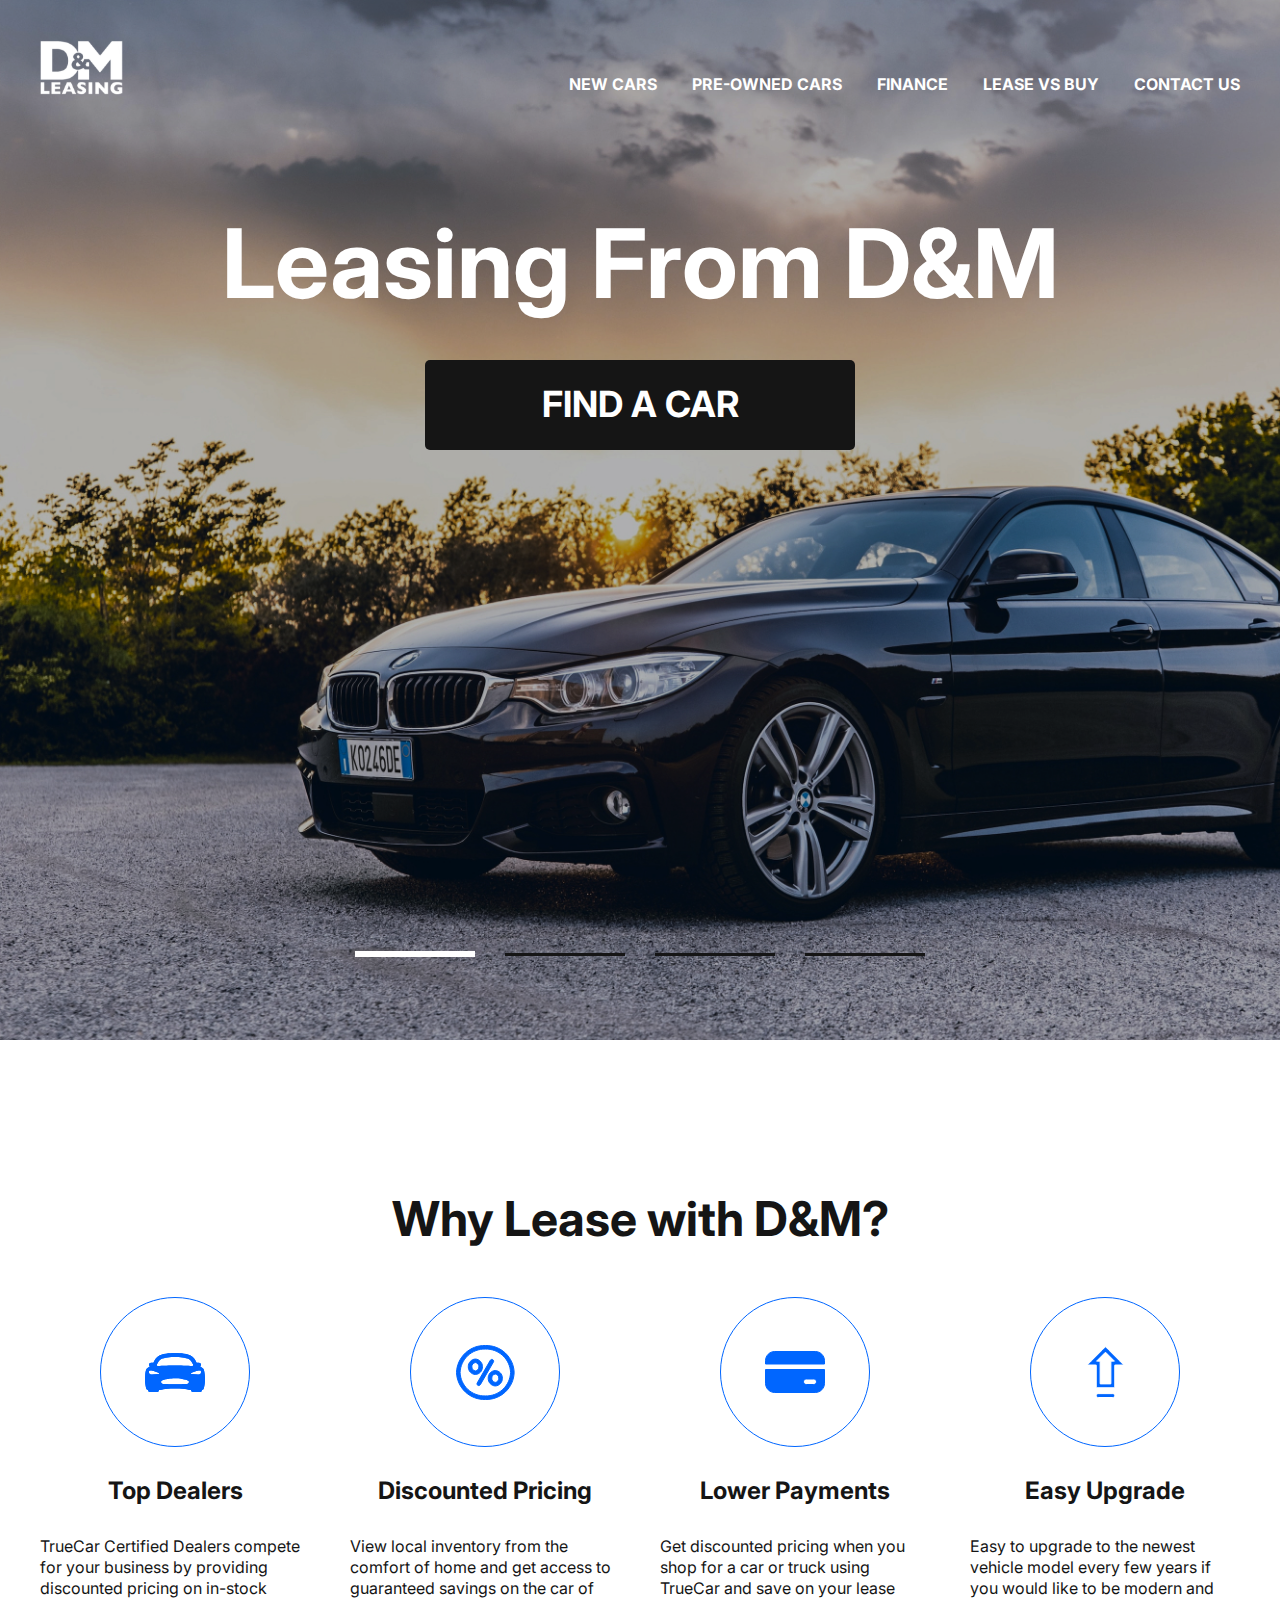
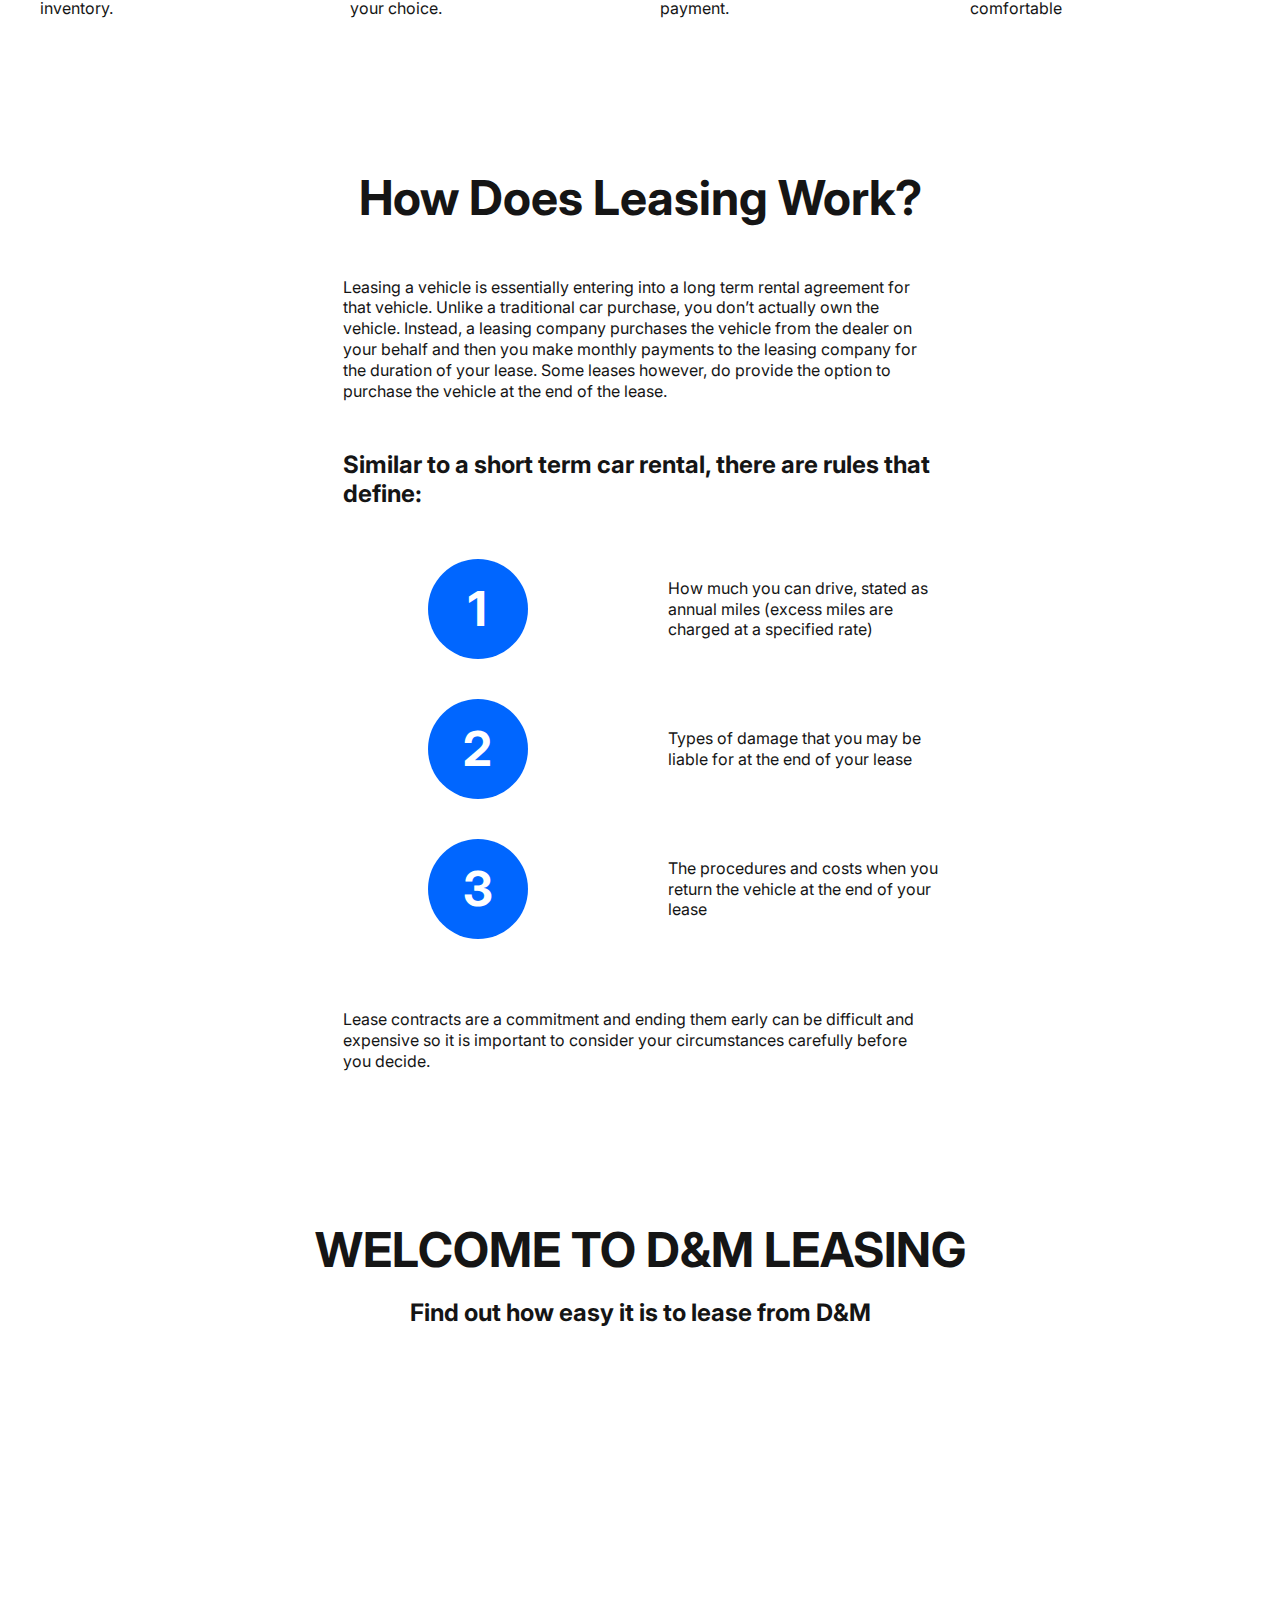
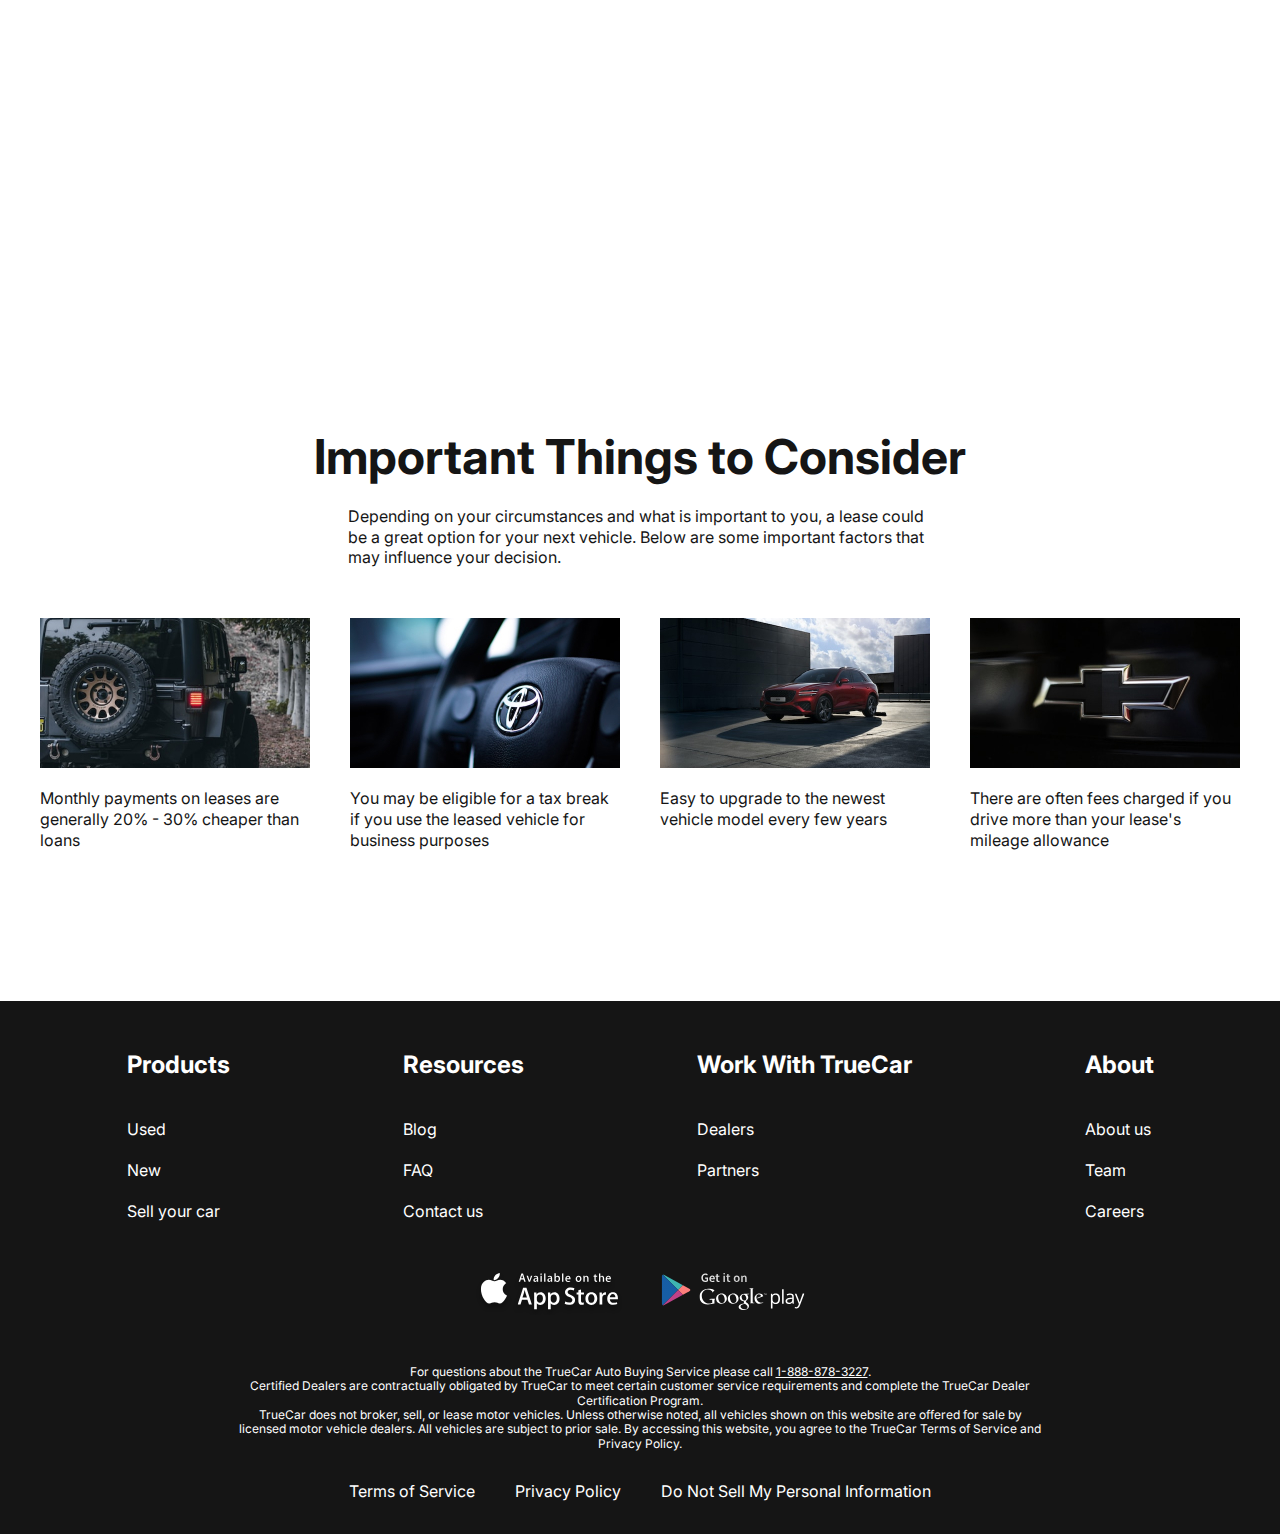
<file: index.html>
<!DOCTYPE html>
<html lang="en">

<head>
    <meta charset="UTF-8">
    <meta name="viewport" content="width=device-width, initial-scale=1.0">
    <title>D&M Leasing</title>
    <link rel="stylesheet" href="css/style.css">
</head>

<body>
    <div class="wrapper">
        <header class="header header_transp">
            <div class="header__container">
                <div class="header__body header_transp">
                    <a href="index.html" class="header__logo">
                        <img src="img/header/logo.svg" alt="Logo">
                    </a>
                    <nav class="header__menu">
                        <ul class="header__list">
                            <li class="header__item"><a href="new-cars.html" class="header__link">NEW CARS</a></li>
                            <li class="header__item"><a href="" class="header__link">PRE-OWNED CARS</a></li>
                            <li class="header__item"><a href="" class="header__link">FINANCE</a></li>
                            <li class="header__item"><a href="" class="header__link">LEASE VS BUY</a></li>
                            <li class="header__item"><a href="contacts.html" class="header__link">CONTACT US</a></li>
                        </ul>
                    </nav>
                </div>
            </div>
        </header>
        <main class="main">
            <section class="main__top top">
                <div class="top__container">
                    <div class="top__content">
                        <h1 class="top__title">Leasing From D&M</h1>
                        <a href="" class="top__button">FIND A CAR</a>
                    </div>
                    <div class="top__slider slider">
                        <div class="slider__slides">
                            <div class="slider__slide active __ibg">
                                <img src="img/top/Slider01.jpg" alt="SliderImage">
                            </div>
                            <div class="slider__slide __ibg">
                                <img src="img/top/Slider02.jpg" alt="SliderImage">
                            </div>
                            <div class="slider__slide __ibg">
                                <img src="img/top/Slider03.jpg" alt="SliderImage">
                            </div>
                            <div class="slider__slide __ibg">
                                <img src="img/top/Slider04.jpg" alt="SliderImage">
                            </div>
                        </div>
                        <div class="slider__pagination">
                            <span class="slider__button active"></span>
                            <span class="slider__button"></span>
                            <span class="slider__button"></span>
                            <span class="slider__button"></span>
                        </div>
                    </div>
                </div>
            </section>
            <section class="main__benefits benefits">
                <div class="benefits__container">
                    <h2 class="benefits__title title">Why Lease with D&M?</h2>
                    <div class="benefits__items">
                        <div class="benefits__item">
                            <div class="benefits__icon">
                                <img src="img/benefits/car01.svg" alt="Car">
                            </div>
                            <div class="benefits__label">Top Dealers</div>
                            <div class="benefits__text">
                                <p>
                                    TrueCar Certified Dealers compete for your business by providing discounted
                                    pricing
                                    on
                                    in-stock inventory.
                                </p>
                            </div>
                        </div>
                        <div class="benefits__item">
                            <div class="benefits__icon">
                                <img src="img/benefits/procent02.svg" alt="Procent">
                            </div>
                            <div class="benefits__label">Discounted Pricing</div>
                            <div class="benefits__text">
                                <p>
                                    View local inventory from the comfort of home and get access to guaranteed
                                    savings
                                    on
                                    the car of your choice.
                                </p>
                            </div>
                        </div>
                        <div class="benefits__item">
                            <div class="benefits__icon">
                                <img src="img/benefits/card03.svg" alt="Card">
                            </div>
                            <div class="benefits__label">Lower Payments</div>
                            <div class="benefits__text">
                                <p>
                                    Get discounted pricing when you shop for a car or truck using TrueCar and save
                                    on
                                    your
                                    lease payment.
                                </p>
                            </div>
                        </div>
                        <div class="benefits__item">
                            <div class="benefits__icon">
                                <img src="img/benefits/uparrow04.svg" alt="Up Arrow">
                            </div>
                            <div class="benefits__label">Easy Upgrade</div>
                            <div class="benefits__text">
                                <p>
                                    Easy to upgrade to the newest vehicle model every few years if you would like to
                                    be
                                    modern and comfortable
                                </p>
                            </div>
                        </div>
                    </div>
                </div>
            </section>
            <section class="main__terms terms">
                <div class="terms__container">
                    <div class="terms__body">
                        <h2 class="terms__title title">How Does Leasing Work?</h2>
                        <div class="terms__text">
                            <p>
                                Leasing a vehicle is essentially entering into a long term rental agreement for that
                                vehicle. Unlike a traditional car purchase, you don’t actually own the vehicle. Instead,
                                a leasing company purchases the vehicle from the dealer on your behalf and then you make
                                monthly payments to the leasing company for the duration of your lease. Some leases
                                however, do provide the option to purchase the vehicle at the end of the lease.
                            </p>
                        </div>
                        <div class="terms__list list">
                            <h3 class="list__title">Similar to a short term car rental, there are rules that define:
                            </h3>
                            <div class="list__items">
                                <div class="list__item">
                                    <p>
                                        How much you can drive, stated as annual miles (excess miles are charged at a
                                        specified rate)
                                    </p>
                                </div>
                                <div class="list__item">
                                    <p>
                                        Types of damage that you may be liable for at the end of your lease
                                    </p>
                                </div>
                                <div class="list__item">
                                    <p>
                                        The procedures and costs when you return the vehicle at the end of your lease
                                    </p>
                                </div>
                            </div>
                        </div>
                        <div class="terms__text">
                            <p>
                                Lease contracts are a commitment and ending them early can be difficult and expensive so
                                it is important to consider your circumstances carefully before you decide.
                            </p>
                        </div>
                    </div>
                </div>
            </section>
            <section class="main__welcome welcome">
                <div class="welcome__container">
                    <h2 class="welcome__title title">WELCOME TO D&M LEASING</h2>
                    <div class="welcome__subtitle">Find out how easy it is to lease from D&M</div>
                    <div class="welcome__video">
                        <iframe src="https://www.youtube-nocookie.com/embed/BNVZmrxXuuU" title="YouTube video player"
                            frameborder="0"
                            allow="accelerometer; autoplay; clipboard-write; encrypted-media; gyroscope; picture-in-picture; web-share"
                            allowfullscreen>
                        </iframe>
                    </div>
                </div>
            </section>
            <section class="main__important important">
                <div class="important__container">
                    <div class="important__title title">Important Things to Consider</div>
                    <div class="important__text">
                        <p>
                            Depending on your circumstances and what is important to you, a lease could be a great
                            option for your next vehicle. Below are some important factors that may influence your
                            decision.
                        </p>
                    </div>
                    <div class="important__items">
                        <div class="important__item ">
                            <div class="important__image ">
                                <img src="img/important/important01.jpg" alt="Image">
                            </div>
                            <div class="important__discribe">
                                <p>
                                    Monthly payments on leases are generally 20% - 30% cheaper than loans
                                </p>
                            </div>
                        </div>
                        <div class="important__item">
                            <div class="important__image">
                                <img src="img/important/important02.jpg" alt="Image">
                            </div>
                            <div class="important__discribe">
                                <p>
                                    You may be eligible for a tax break if you use the leased vehicle for business
                                    purposes
                                </p>
                            </div>
                        </div>
                        <div class="important__item">
                            <div class="important__image">
                                <img src="img/important/important03.jpg" alt="Image">
                            </div>
                            <div class="important__discribe">
                                <p>
                                    Easy to upgrade to the newest vehicle model every few years
                                </p>
                            </div>
                        </div>
                        <div class="important__item">
                            <div class="important__image">
                                <img src="img/important/important04.jpg" alt="Image">
                            </div>
                            <div class="important__discribe">
                                <p>
                                    There are often fees charged if you drive more than your lease's mileage allowance
                                </p>
                            </div>
                        </div>
                    </div>
                </div>
            </section>
        </main>
        <footer class="footer">
            <div class="footer__container">
                <div class="footer__menu-items">
                    <nav class="footer__menu menu-footer">
                        <div class="menu-footer__label">Products</div>
                        <ul class="menu-footer__list">
                            <li class="menu-footer__item">
                                <a href="" class="menu-footer__link">Used</a>
                            </li>
                            <li class="menu-footer__item">
                                <a href="" class="menu-footer__link">New</a>
                            </li>
                            <li class="menu-footer__item">
                                <a href="" class="menu-footer__link">Sell your car</a>
                            </li>
                        </ul>
                    </nav>
                    <nav class="footer__menu menu-footer">
                        <div class="menu-footer__label">Resources</div>
                        <ul class="menu-footer__list">
                            <li class="menu-footer__item">
                                <a href="" class="menu-footer__link">Blog</a>
                            </li>
                            <li class="menu-footer__item">
                                <a href="" class="menu-footer__link">FAQ</a>
                            </li>
                            <li class="menu-footer__item">
                                <a href="" class="menu-footer__link">Contact us</a>
                            </li>
                        </ul>
                    </nav>
                    <nav class="footer__menu menu-footer">
                        <div class="menu-footer__label">Work With TrueCar</div>
                        <ul class="menu-footer__list">
                            <li class="menu-footer__item">
                                <a href="" class="menu-footer__link">Dealers</a>
                            </li>
                            <li class="menu-footer__item">
                                <a href="" class="menu-footer__link">Partners</a>
                            </li>
                        </ul>
                    </nav>
                    <nav class="footer__menu menu-footer">
                        <div class="menu-footer__label">About</div>
                        <ul class="menu-footer__list">
                            <li class="menu-footer__item">
                                <a href="" class="menu-footer__link">About us</a>
                            </li>
                            <li class="menu-footer__item">
                                <a href="" class="menu-footer__link">Team</a>
                            </li>
                            <li class="menu-footer__item">
                                <a href="" class="menu-footer__link">Careers</a>
                            </li>
                        </ul>
                    </nav>
                </div>
                <div class="footer__app">
                    <a href="" class="footer__app-link">
                        <img src="img/footer/appstore.svg" alt="Appstore">
                    </a>
                    <a href="" class="footer__app-link">
                        <img src="img/footer/playmarket.svg" alt="Playmarket">
                    </a>
                </div>
                <div class="footer__text">
                    <p>
                        For questions about the TrueCar Auto Buying Service please call <a
                            href="tel:18888783227">1-888-878-3227</a>.
                    </p>
                    <p>
                        Certified Dealers are contractually obligated by TrueCar to meet certain customer service
                        requirements and complete the TrueCar Dealer Certification Program.
                    </p>
                    <p>
                        TrueCar does not broker, sell, or lease motor vehicles. Unless otherwise noted, all vehicles
                        shown on this website are offered for sale by licensed motor vehicle dealers. All vehicles are
                        subject to prior sale. By accessing this website, you agree to the TrueCar Terms of Service and
                        Privacy Policy.
                    </p>
                </div>
                <nav class="footer__support-nav">
                    <ul class="footer__list">
                        <li class="footer__item">
                            <a href="" class="footer__link">Terms of Service</a>
                        </li>
                        <li class="footer__item">
                            <a href="" class="footer__link">Privacy Policy</a>
                        </li>
                        <li class="footer__item">
                            <a href="" class="footer__link">Do Not Sell My Personal Information</a>
                        </li>
                    </ul>
                </nav>
            </div>
        </footer>
    </div>
    <script src="js/main.js"></script>
</body>

</html>
</file>
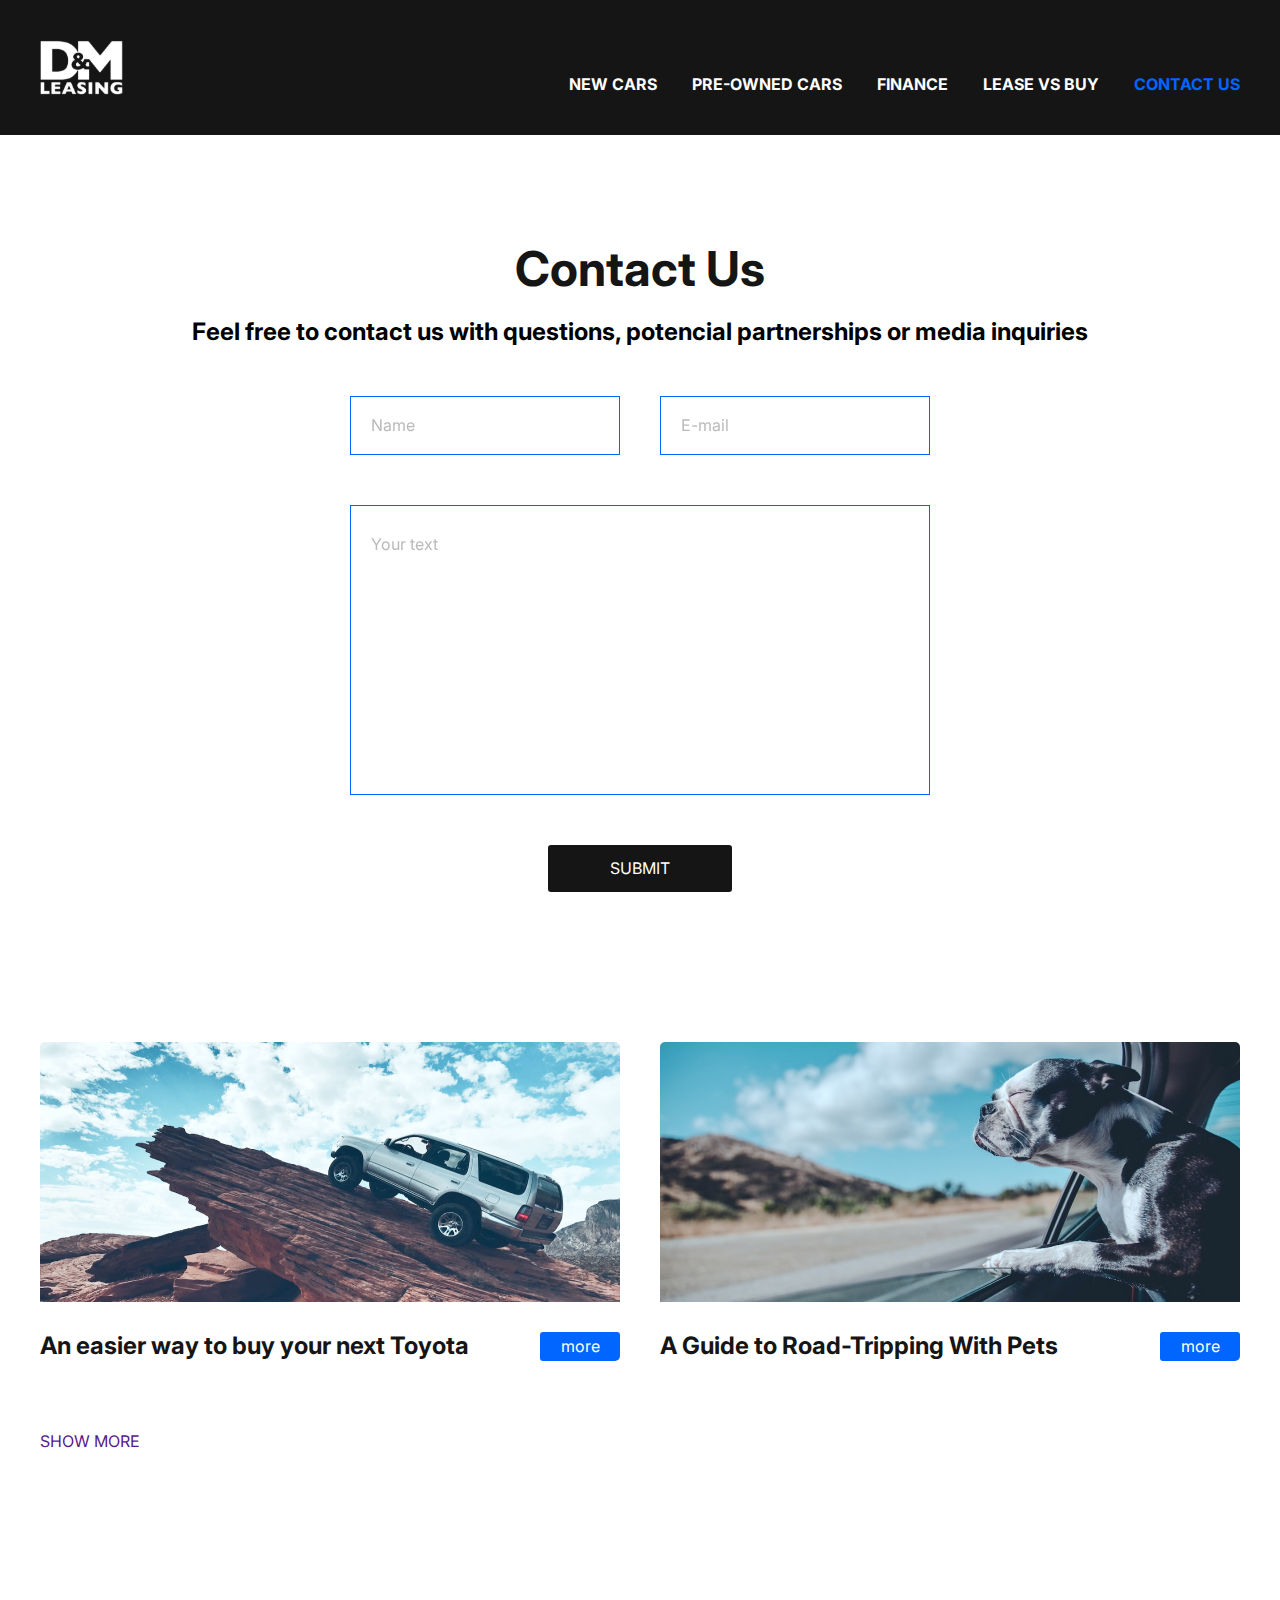
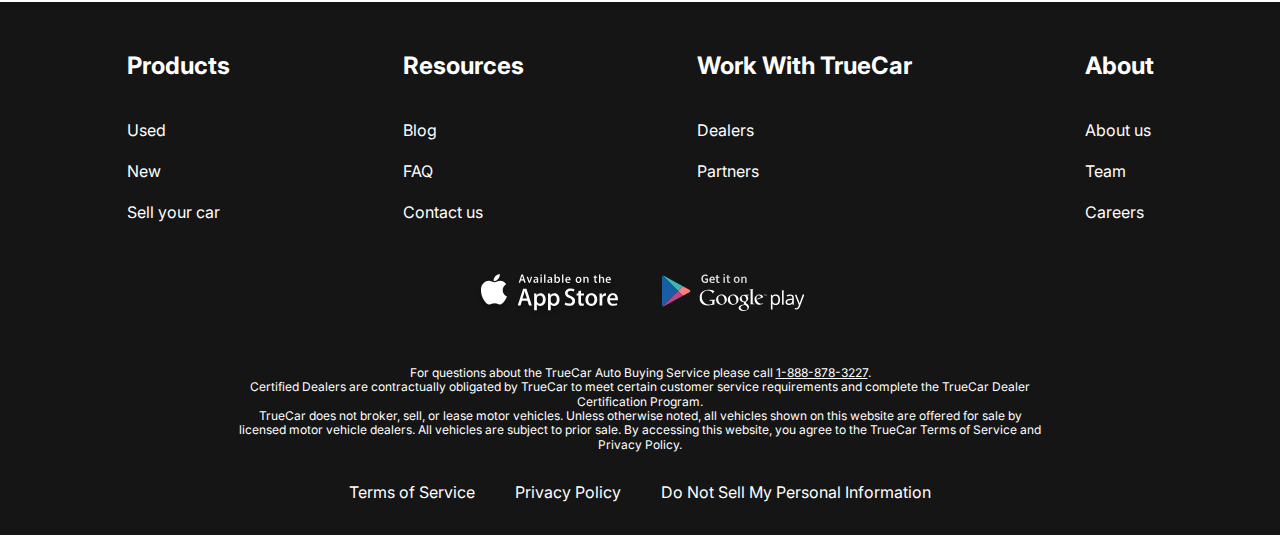
<file: contacts.html>
<!DOCTYPE html>
<html lang="en">

<head>
    <meta charset="UTF-8">
    <meta name="viewport" content="width=device-width, initial-scale=1.0">
    <title>D&M Leasing</title>
    <link rel="stylesheet" href="css/style.css">
</head>

<body>
    <div class="wrapper">
        <header class="header">
            <div class="header__container">
                <div class="header__body">
                    <a href="index.html" class="header__logo">
                        <img src="img/header/logo.svg" alt="Logo">
                    </a>
                    <nav class="header__menu">
                        <ul class="header__list">
                            <li class="header__item"><a href="new-cars.html" class="header__link">NEW CARS</a></li>
                            <li class="header__item"><a href="" class="header__link">PRE-OWNED CARS</a></li>
                            <li class="header__item"><a href="" class="header__link">FINANCE</a></li>
                            <li class="header__item"><a href="" class="header__link">LEASE VS BUY</a></li>
                            <li class="header__item"><a href="contacts.html"
                                    class="header__link header__link_active">CONTACT US</a></li>
                        </ul>
                    </nav>
                </div>
            </div>
        </header>
        <main class="main">
            <section class="main__contactus contactus">
                <div class="contactus__container">
                    <h2 class="contactus__title title">Contact Us</h2>
                    <div class="contactus__subtitle">Feel free to contact us with questions, potencial partnerships or
                        media inquiries</div>
                    <form action="#" class="contactus__form">
                        <input type="text" class="contactus__input" placeholder="Name">
                        <input required type="email" class="contactus__input" placeholder="E-mail">
                        <textarea type="text" class="contactus__textarea" placeholder="Your text"></textarea>
                        <button class="contactus__button" type="submit">SUBMIT</button>
                    </form>
                </div>
            </section>
            <section class="main__blog blog">
                <div class="blog__container">
                    <div class="blog__items">
                        <article class="blog__item item-blog">
                            <a href="" class="item-blog__image">
                                <img src="img/blog/blog01.jpg" alt="BlogImage">
                            </a>
                            <div class="item-blog__content">
                                <a href="" class="item-blog__title">An easier way to buy your next Toyota</a>
                                <a href="" class="item-blog__button">more</a>
                            </div>
                        </article>
                        <article class="blog__item item-blog">
                            <a href="" class="item-blog__image">
                                <img src="img/blog/blog02.jpg" alt="BlogImage">
                            </a>
                            <div class="item-blog__content">
                                <a href="" class="item-blog__title">A Guide to Road-Tripping With Pets</a>
                                <a href="" class="item-blog__button">more</a>
                            </div>
                        </article>
                    </div>
                    <a href="" class="blog__button">SHOW MORE</a>
                </div>
            </section>
        </main>
        <footer class="footer">
            <div class="footer__container">
                <div class="footer__menu-items">
                    <nav class="footer__menu menu-footer">
                        <div class="menu-footer__label">Products</div>
                        <ul class="menu-footer__list">
                            <li class="menu-footer__item">
                                <a href="" class="menu-footer__link">Used</a>
                            </li>
                            <li class="menu-footer__item">
                                <a href="" class="menu-footer__link">New</a>
                            </li>
                            <li class="menu-footer__item">
                                <a href="" class="menu-footer__link">Sell your car</a>
                            </li>
                        </ul>
                    </nav>
                    <nav class="footer__menu menu-footer">
                        <div class="menu-footer__label">Resources</div>
                        <ul class="menu-footer__list">
                            <li class="menu-footer__item">
                                <a href="" class="menu-footer__link">Blog</a>
                            </li>
                            <li class="menu-footer__item">
                                <a href="" class="menu-footer__link">FAQ</a>
                            </li>
                            <li class="menu-footer__item">
                                <a href="" class="menu-footer__link">Contact us</a>
                            </li>
                        </ul>
                    </nav>
                    <nav class="footer__menu menu-footer">
                        <div class="menu-footer__label">Work With TrueCar</div>
                        <ul class="menu-footer__list">
                            <li class="menu-footer__item">
                                <a href="" class="menu-footer__link">Dealers</a>
                            </li>
                            <li class="menu-footer__item">
                                <a href="" class="menu-footer__link">Partners</a>
                            </li>
                        </ul>
                    </nav>
                    <nav class="footer__menu menu-footer">
                        <div class="menu-footer__label">About</div>
                        <ul class="menu-footer__list">
                            <li class="menu-footer__item">
                                <a href="" class="menu-footer__link">About us</a>
                            </li>
                            <li class="menu-footer__item">
                                <a href="" class="menu-footer__link">Team</a>
                            </li>
                            <li class="menu-footer__item">
                                <a href="" class="menu-footer__link">Careers</a>
                            </li>
                        </ul>
                    </nav>
                </div>
                <div class="footer__app">
                    <a href="" class="footer__app-link">
                        <img src="img/footer/appstore.svg" alt="Appstore">
                    </a>
                    <a href="" class="footer__app-link">
                        <img src="img/footer/playmarket.svg" alt="Playmarket">
                    </a>
                </div>
                <div class="footer__text">
                    <p>
                        For questions about the TrueCar Auto Buying Service please call <a
                            href="tel:18888783227">1-888-878-3227</a>.
                    </p>
                    <p>
                        Certified Dealers are contractually obligated by TrueCar to meet certain customer service
                        requirements and complete the TrueCar Dealer Certification Program.
                    </p>
                    <p>
                        TrueCar does not broker, sell, or lease motor vehicles. Unless otherwise noted, all vehicles
                        shown on this website are offered for sale by licensed motor vehicle dealers. All vehicles are
                        subject to prior sale. By accessing this website, you agree to the TrueCar Terms of Service and
                        Privacy Policy.
                    </p>
                </div>
                <nav class="footer__support-nav">
                    <ul class="footer__list">
                        <li class="footer__item">
                            <a href="" class="footer__link">Terms of Service</a>
                        </li>
                        <li class="footer__item">
                            <a href="" class="footer__link">Privacy Policy</a>
                        </li>
                        <li class="footer__item">
                            <a href="" class="footer__link">Do Not Sell My Personal Information</a>
                        </li>
                    </ul>
                </nav>
            </div>
        </footer>
    </div>
</body>

</html>
</file>
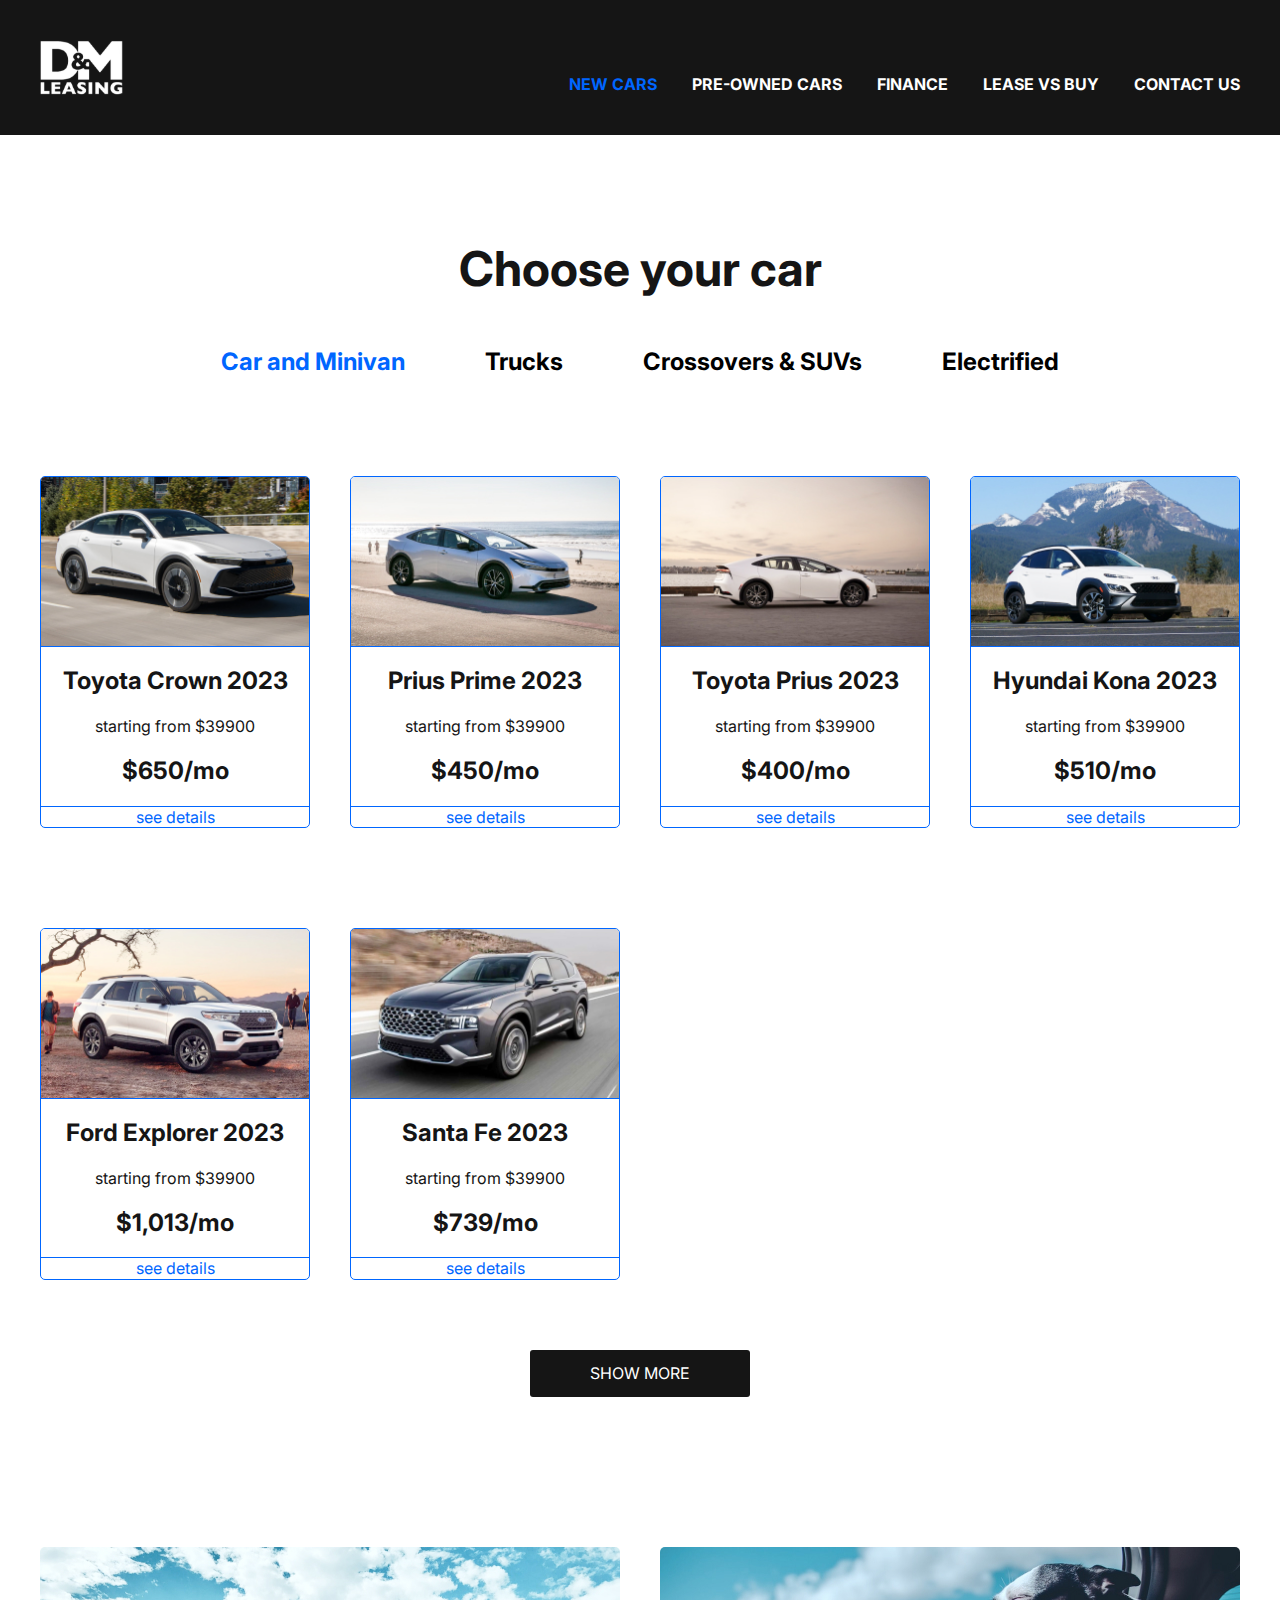
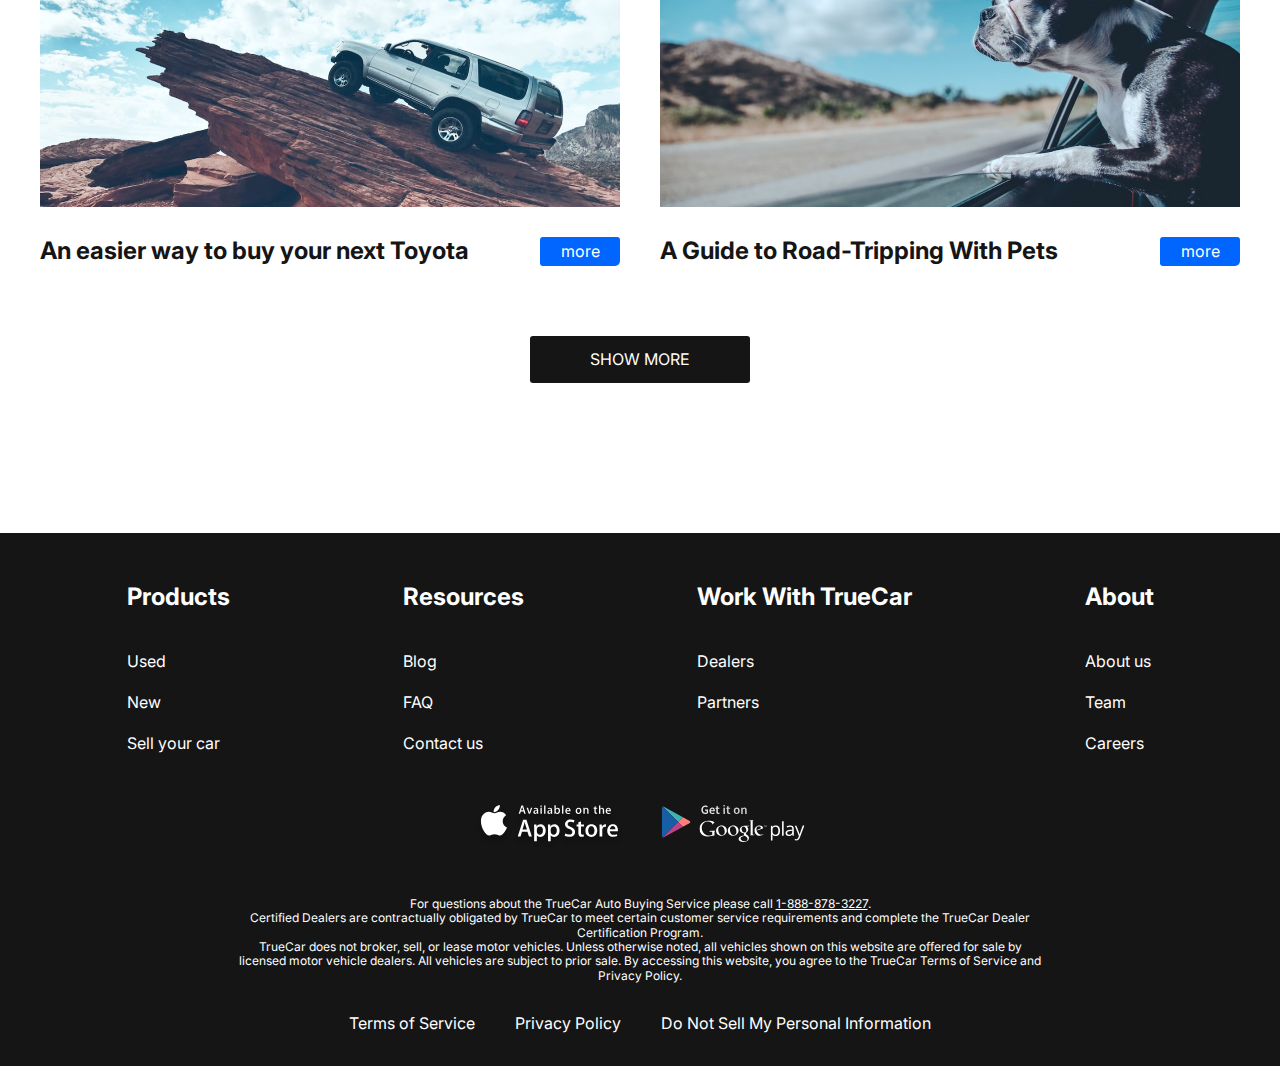
<file: new-cars.html>
<!DOCTYPE html>
<html lang="en">

<head>
    <meta charset="UTF-8">
    <meta name="viewport" content="width=device-width, initial-scale=1.0">
    <title>D&M Leasing</title>
    <link rel="stylesheet" href="css/style.css">
</head>

<body>
    <div class="wrapper">
        <header class="header">
            <div class="header__container">
                <div class="header__body">
                    <a href="index.html" class="header__logo">
                        <img src="img/header/logo.svg" alt="Logo">
                    </a>
                    <nav class="header__menu">
                        <ul class="header__list">
                            <li class="header__item"><a href="new-cars.html"
                                    class="header__link header__link_active">NEW CARS</a></li>
                            <li class="header__item"><a href="" class="header__link">PRE-OWNED CARS</a></li>
                            <li class="header__item"><a href="" class="header__link">FINANCE</a></li>
                            <li class="header__item"><a href="" class="header__link">LEASE VS BUY</a></li>
                            <li class="header__item"><a href="contacts.html" class="header__link">CONTACT US</a></li>
                        </ul>
                    </nav>
                </div>
            </div>
        </header>
        <main class="main">
            <section class="main__choosecar choosecar">
                <div class="choosecar__container">
                    <div class="choosecar__title title">Choose your car</div>
                    <div class="choosecar__tabs">
                        <button type="button" class="choosecar__tab choosecar__tab_active">Car and Minivan</button>
                        <button type="button" class="choosecar__tab">Trucks</button>
                        <button type="button" class="choosecar__tab">Crossovers & SUVs</button>
                        <button type="button" class="choosecar__tab">Electrified</button>
                    </div>

                    <div class="choosecar__items choosecar__items_active">
                        <div class="choosecar__item item-choosecar">
                            <div class="item-choosecar__image">
                                <img src="img/choosecar/car01.jpg" alt="CarImage">
                            </div>
                            <div class="item-choosecar__body">
                                <div class="item-choosecar__title">Toyota Crown 2023</div>
                                <div class="item-choosecar__startprice">starting from $39900</div>
                                <div class="item-choosecar__priceinmonth">$650/mo</div>
                            </div>
                            <a href="" class="item-choosecar__link">see details</a>
                        </div>
                        <div class="choosecar__item item-choosecar">
                            <div class="item-choosecar__image">
                                <img src="img/choosecar/car02.jpg" alt="CarImage">
                            </div>
                            <div class="item-choosecar__body">
                                <div class="item-choosecar__title">Prius Prime 2023</div>
                                <div class="item-choosecar__startprice">starting from $39900</div>
                                <div class="item-choosecar__priceinmonth">$450/mo</div>
                            </div>
                            <a href="" class="item-choosecar__link">see details</a>
                        </div>
                        <div class="choosecar__item item-choosecar">
                            <div class="item-choosecar__image">
                                <img src="img/choosecar/car03.jpg" alt="CarImage">
                            </div>
                            <div class="item-choosecar__body">
                                <div class="item-choosecar__title">Toyota Prius 2023</div>
                                <div class="item-choosecar__startprice">starting from $39900</div>
                                <div class="item-choosecar__priceinmonth">$400/mo</div>
                            </div>
                            <a href="" class="item-choosecar__link">see details</a>
                        </div>
                        <div class="choosecar__item item-choosecar">
                            <div class="item-choosecar__image">
                                <img src="img/choosecar/car04.jpg" alt="CarImage">
                            </div>
                            <div class="item-choosecar__body">
                                <div class="item-choosecar__title">Hyundai Kona 2023</div>
                                <div class="item-choosecar__startprice">starting from $39900</div>
                                <div class="item-choosecar__priceinmonth">$510/mo</div>
                            </div>
                            <a href="" class="item-choosecar__link">see details</a>
                        </div>
                        <div class="choosecar__item item-choosecar">
                            <div class="item-choosecar__image">
                                <img src="img/choosecar/car05.jpg" alt="CarImage">
                            </div>
                            <div class="item-choosecar__body">
                                <div class="item-choosecar__title">Ford Explorer 2023</div>
                                <div class="item-choosecar__startprice">starting from $39900</div>
                                <div class="item-choosecar__priceinmonth">$1,013/mo</div>
                            </div>
                            <a href="" class="item-choosecar__link">see details</a>
                        </div>
                        <div class="choosecar__item item-choosecar">
                            <div class="item-choosecar__image">
                                <img src="img/choosecar/car06.jpg" alt="CarImage">
                            </div>
                            <div class="item-choosecar__body">
                                <div class="item-choosecar__title">Santa Fe 2023</div>
                                <div class="item-choosecar__startprice">starting from $39900</div>
                                <div class="item-choosecar__priceinmonth">$739/mo</div>
                            </div>
                            <a href="" class="item-choosecar__link">see details</a>
                        </div>
                    </div>

                    <div class="choosecar__items">
                        <div class="choosecar__item item-choosecar">
                            <div class="item-choosecar__image">
                                <img src="img/choosecar/car08.jpg" alt="CarImage">
                            </div>
                            <div class="item-choosecar__body">
                                <div class="item-choosecar__title">Chevrolet Silverado</div>
                                <div class="item-choosecar__startprice">starting from $62260</div>
                                <div class="item-choosecar__priceinmonth">$1,032/mo</div>
                            </div>
                            <a href="" class="item-choosecar__link">see details</a>
                        </div>
                        <div class="choosecar__item item-choosecar">
                            <div class="item-choosecar__image">
                                <img src="img/choosecar/car12.jpg" alt="CarImage">
                            </div>
                            <div class="item-choosecar__body">
                                <div class="item-choosecar__title">Jeep Wrangler 2023</div>
                                <div class="item-choosecar__startprice">starting from $60000</div>
                                <div class="item-choosecar__priceinmonth">$997/mo</div>
                            </div>
                            <a href="" class="item-choosecar__link">see details</a>
                        </div>
                    </div>

                    <div class="choosecar__items">
                        <div class="choosecar__item item-choosecar">
                            <div class="item-choosecar__image">
                                <img src="img/choosecar/car09.jpg" alt="CarImage">
                            </div>
                            <div class="item-choosecar__body">
                                <div class="item-choosecar__title">Honda CR-V 2023</div>
                                <div class="item-choosecar__startprice">starting from $35650</div>
                                <div class="item-choosecar__priceinmonth">$591/mo</div>
                            </div>
                            <a href="" class="item-choosecar__link">see details</a>
                        </div>
                        <div class="choosecar__item item-choosecar">
                            <div class="item-choosecar__image">
                                <img src="img/choosecar/car10.jpg" alt="CarImage">
                            </div>
                            <div class="item-choosecar__body">
                                <div class="item-choosecar__title">Hyundai Tucson</div>
                                <div class="item-choosecar__startprice">starting from $31885</div>
                                <div class="item-choosecar__priceinmonth">$528/mo</div>
                            </div>
                            <a href="" class="item-choosecar__link">see details</a>
                        </div>
                        <div class="choosecar__item item-choosecar">
                            <div class="item-choosecar__image">
                                <img src="img/choosecar/car11.jpg" alt="CarImage">
                            </div>
                            <div class="item-choosecar__body">
                                <div class="item-choosecar__title">Chevrolet Equinox </div>
                                <div class="item-choosecar__startprice">starting from $28430</div>
                                <div class="item-choosecar__priceinmonth">$471/mo</div>
                            </div>
                            <a href="" class="item-choosecar__link">see details</a>
                        </div>
                    </div>

                    <div class="choosecar__items">
                        <div class="choosecar__item item-choosecar">
                            <div class="item-choosecar__image">
                                <img src="img/choosecar/car07.jpg" alt="CarImage">
                            </div>
                            <div class="item-choosecar__body">
                                <div class="item-choosecar__title">KIA Niro 2023</div>
                                <div class="item-choosecar__startprice">starting from $33600</div>
                                <div class="item-choosecar__priceinmonth">$554/mo</div>
                            </div>
                            <a href="" class="item-choosecar__link">see details</a>
                        </div>
                    </div>

                    <a href="" class="choosecar__button button">SHOW MORE</a>
                </div>
            </section>
            <section class="main__blog blog">
                <div class="blog__container">
                    <div class="blog__items">
                        <article class="blog__item item-blog">
                            <a href="" class="item-blog__image">
                                <img src="img/blog/blog01.jpg" alt="BlogImage">
                            </a>
                            <div class="item-blog__content">
                                <a href="" class="item-blog__title">An easier way to buy your next Toyota</a>
                                <a href="" class="item-blog__button">more</a>
                            </div>
                        </article>
                        <article class="blog__item item-blog">
                            <a href="" class="item-blog__image">
                                <img src="img/blog/blog02.jpg" alt="BlogImage">
                            </a>
                            <div class="item-blog__content">
                                <a href="" class="item-blog__title">A Guide to Road-Tripping With Pets</a>
                                <a href="" class="item-blog__button">more</a>
                            </div>
                        </article>
                    </div>
                    <a href="" class="blog__button button">SHOW MORE</a>
                </div>
            </section>
        </main>
        <footer class="footer">
            <div class="footer__container">
                <div class="footer__menu-items">
                    <nav class="footer__menu menu-footer">
                        <div class="menu-footer__label">Products</div>
                        <ul class="menu-footer__list">
                            <li class="menu-footer__item">
                                <a href="" class="menu-footer__link">Used</a>
                            </li>
                            <li class="menu-footer__item">
                                <a href="" class="menu-footer__link">New</a>
                            </li>
                            <li class="menu-footer__item">
                                <a href="" class="menu-footer__link">Sell your car</a>
                            </li>
                        </ul>
                    </nav>
                    <nav class="footer__menu menu-footer">
                        <div class="menu-footer__label">Resources</div>
                        <ul class="menu-footer__list">
                            <li class="menu-footer__item">
                                <a href="" class="menu-footer__link">Blog</a>
                            </li>
                            <li class="menu-footer__item">
                                <a href="" class="menu-footer__link">FAQ</a>
                            </li>
                            <li class="menu-footer__item">
                                <a href="" class="menu-footer__link">Contact us</a>
                            </li>
                        </ul>
                    </nav>
                    <nav class="footer__menu menu-footer">
                        <div class="menu-footer__label">Work With TrueCar</div>
                        <ul class="menu-footer__list">
                            <li class="menu-footer__item">
                                <a href="" class="menu-footer__link">Dealers</a>
                            </li>
                            <li class="menu-footer__item">
                                <a href="" class="menu-footer__link">Partners</a>
                            </li>
                        </ul>
                    </nav>
                    <nav class="footer__menu menu-footer">
                        <div class="menu-footer__label">About</div>
                        <ul class="menu-footer__list">
                            <li class="menu-footer__item">
                                <a href="" class="menu-footer__link">About us</a>
                            </li>
                            <li class="menu-footer__item">
                                <a href="" class="menu-footer__link">Team</a>
                            </li>
                            <li class="menu-footer__item">
                                <a href="" class="menu-footer__link">Careers</a>
                            </li>
                        </ul>
                    </nav>
                </div>
                <div class="footer__app">
                    <a href="" class="footer__app-link">
                        <img src="img/footer/appstore.svg" alt="Appstore">
                    </a>
                    <a href="" class="footer__app-link">
                        <img src="img/footer/playmarket.svg" alt="Playmarket">
                    </a>
                </div>
                <div class="footer__text">
                    <p>
                        For questions about the TrueCar Auto Buying Service please call <a
                            href="tel:18888783227">1-888-878-3227</a>.
                    </p>
                    <p>
                        Certified Dealers are contractually obligated by TrueCar to meet certain customer service
                        requirements and complete the TrueCar Dealer Certification Program.
                    </p>
                    <p>
                        TrueCar does not broker, sell, or lease motor vehicles. Unless otherwise noted, all vehicles
                        shown on this website are offered for sale by licensed motor vehicle dealers. All vehicles are
                        subject to prior sale. By accessing this website, you agree to the TrueCar Terms of Service and
                        Privacy Policy.
                    </p>
                </div>
                <nav class="footer__support-nav">
                    <ul class="footer__list">
                        <li class="footer__item">
                            <a href="" class="footer__link">Terms of Service</a>
                        </li>
                        <li class="footer__item">
                            <a href="" class="footer__link">Privacy Policy</a>
                        </li>
                        <li class="footer__item">
                            <a href="" class="footer__link">Do Not Sell My Personal Information</a>
                        </li>
                    </ul>
                </nav>
            </div>
        </footer>
    </div>
    <script src="js/tabs.js"></script>
</body>

</html>
</file>
<file: css/style.css>
@charset "UTF-8";
/*Обнуление*/
@import url("https://fonts.googleapis.com/css2?family=Inter:wght@400;700&display=swap");
* {
  padding: 0;
  margin: 0;
  border: 0;
}

*,
*:before,
*:after {
  -webkit-box-sizing: border-box;
  box-sizing: border-box;
}

:focus,
:active {
  outline: none;
}

a:focus,
a:active {
  outline: none;
}

nav,
footer,
header,
aside {
  display: block;
}

html,
body {
  height: 100%;
  width: 100%;
  font-size: 100%;
  line-height: 1.3;
  font-size: 16px;
  -ms-text-size-adjust: 100%;
  -moz-text-size-adjust: 100%;
  -webkit-text-size-adjust: 100%;
}

input,
button,
textarea {
  font-family: inherit;
}

input::-ms-clear {
  display: none;
}

button {
  cursor: pointer;
}

button::-moz-focus-inner {
  padding: 0;
  border: 0;
}

a,
a:visited {
  text-decoration: none;
}

a:hover {
  text-decoration: none;
}

ul li {
  list-style: none;
}

img {
  vertical-align: top;
}

h1,
h2,
h3,
h4,
h5,
h6 {
  font-size: inherit;
  font-weight: inherit;
}

/*--------------------*/
body {
  font-family: "Inter";
  color: #151515;
  font-weight: 400;
  -webkit-box-sizing: border-box;
          box-sizing: border-box;
  background-color: #FFF;
}

[class*=__container] {
  max-width: 1230px;
  padding: 0 15px;
  margin: 0 auto;
}

.wrapper {
  min-height: 100%;
  display: -webkit-box;
  display: -ms-flexbox;
  display: flex;
  -webkit-box-orient: vertical;
  -webkit-box-direction: normal;
      -ms-flex-direction: column;
          flex-direction: column;
  overflow: clip;
}

.main {
  -webkit-box-flex: 1;
      -ms-flex: 1 1 auto;
          flex: 1 1 auto;
}
.__ibg img {
  position: absolute;
  top: 0;
  left: 0;
  width: 100%;
  height: 100%;
  z-index: -1;
  -o-object-fit: cover;
     object-fit: cover;
}

.title {
  text-align: center;
  font-size: 48px;
  font-weight: 700;
  line-height: 1.2;
}
@media (max-width: 479.98px) {
  .title {
    font-size: 32px;
  }
}

.button {
  margin: 0 auto;
  display: block;
  text-align: center;
  width: 220px;
  padding: 13px 15px;
  background-color: #151515;
  color: #FFF;
  border-radius: 3px;
  -webkit-transition: background-color 0.3s ease 0s;
  transition: background-color 0.3s ease 0s;
  text-transform: uppercase;
}
.button:hover {
  background-color: #242424;
}

/*|HEADER|HEADER|HEADER|HEADER|HEADER|HEADER|HEADER|HEADER|HEADER|HEADER|HEADER|HEADER|HEADER|HEADER|HEADER|*/
.header {
  position: absolute;
  top: 0;
  left: 0;
  width: 100%;
  z-index: 50;
  padding-top: 40px;
  padding-bottom: 40px;
  background-color: #151515;
}
.header_transp {
  background-color: transparent;
}
.header__body {
  display: -webkit-box;
  display: -ms-flexbox;
  display: flex;
  -webkit-box-pack: justify;
      -ms-flex-pack: justify;
          justify-content: space-between;
  -webkit-box-align: end;
      -ms-flex-align: end;
          align-items: flex-end;
  gap: 32px;
}
@media (max-width: 620px) {
  .header__body {
    -webkit-box-align: start;
        -ms-flex-align: start;
            align-items: flex-start;
    gap: 20px;
  }
}
.header__list {
  display: -webkit-box;
  display: -ms-flexbox;
  display: flex;
  -webkit-column-gap: 35px;
     -moz-column-gap: 35px;
          column-gap: 35px;
  row-gap: 10px;
}
@media (max-width: 850px) {
  .header__list {
    display: -ms-grid;
    display: grid;
    -ms-grid-columns: 1fr 15px 1fr 15px 1fr;
    grid-template-columns: repeat(3, 1fr);
    -webkit-column-gap: 15px;
       -moz-column-gap: 15px;
            column-gap: 15px;
  }
}
@media (max-width: 620px) {
  .header__list {
    -ms-grid-columns: (1fr)[2];
    grid-template-columns: repeat(2, 1fr);
  }
}
@media (max-width: 460px) {
  .header__list {
    -ms-grid-columns: auto;
    grid-template-columns: auto;
  }
}
.header__link {
  font-weight: 700;
  color: #FFF;
  line-height: 1.2;
  text-transform: uppercase;
}
.header__link:hover {
  text-decoration: underline;
}
.header__link_active {
  color: #0066FF;
}

/*|TOP|TOP|TOP|TOP|TOP|TOP|TOP|TOP|TOP|TOP|TOP|TOP|TOP|TOP|TOP|TOP|TOP|TOP|TOP|TOP|TOP|TOP|TOP|TOP|TOP|TOP|*/
.top {
  position: relative;
}
.top__container {
  padding-top: 16.13%;
}
@media (max-width: 991.98px) {
  .top__container {
    padding-top: 50%;
  }
}
@media (max-width: 479.98px) {
  .top__container {
    padding-top: 85%;
  }
}
.top__content {
  display: -webkit-box;
  display: -ms-flexbox;
  display: flex;
  -webkit-box-orient: vertical;
  -webkit-box-direction: normal;
      -ms-flex-direction: column;
          flex-direction: column;
  -webkit-box-pack: center;
      -ms-flex-pack: center;
          justify-content: center;
  -webkit-box-align: center;
      -ms-flex-align: center;
          align-items: center;
}
.top__title {
  color: #FFF;
  font-size: 96px;
  font-weight: 700;
  line-height: 1.2;
  margin-bottom: 38px;
}
@media (max-width: 991.98px) {
  .top__title {
    font-size: 68px;
  }
}
@media (max-width: 767.98px) {
  .top__title {
    font-size: 46px;
    margin-bottom: 24px;
  }
}
@media (max-width: 479.98px) {
  .top__title {
    font-size: 36px;
    text-align: center;
  }
}
.top__button {
  color: #FFF;
  font-size: 36px;
  font-weight: 700;
  line-height: 1.2;
  text-transform: uppercase;
  display: -webkit-box;
  display: -ms-flexbox;
  display: flex;
  -webkit-box-pack: center;
      -ms-flex-pack: center;
          justify-content: center;
  text-align: center;
  -webkit-box-align: center;
      -ms-flex-align: center;
          align-items: center;
  background-color: #151515;
  width: 430px;
  height: 90px;
  border-radius: 5px;
  padding: 10px 15px;
  -webkit-transition: all 0.3s ease 0s;
  transition: all 0.3s ease 0s;
}
.top__button:hover {
  background-color: #202020;
}
@media (max-width: 991.98px) {
  .top__button {
    width: 350px;
  }
}
@media (max-width: 767.98px) {
  .top__button {
    width: 270px;
    height: 60px;
    font-size: 24px;
  }
}

.slider {
  display: -webkit-box;
  display: -ms-flexbox;
  display: flex;
  -webkit-box-align: end;
      -ms-flex-align: end;
          align-items: flex-end;
  padding-bottom: 6.858%;
}
.slider__slides {
  padding-bottom: 42.3%;
}
.slider__slide {
  display: none;
  -webkit-transition: all 2s ease 0s;
  transition: all 2s ease 0s;
}
.slider__slide::after {
  content: "";
  position: absolute;
  top: 0;
  left: 0;
  width: 100%;
  height: 100%;
  background: rgba(0, 0, 0, 0.3);
  z-index: -1;
}
.slider__slide.active {
  display: block;
}
.slider__pagination {
  width: 100%;
  height: 6px;
  display: -webkit-box;
  display: -ms-flexbox;
  display: flex;
  gap: 30px;
  -webkit-box-pack: center;
      -ms-flex-pack: center;
          justify-content: center;
  -webkit-box-align: center;
      -ms-flex-align: center;
          align-items: center;
}
.slider__button {
  display: block;
  width: 10%;
  height: 3px;
  background-color: #151515;
  -webkit-transition: all 0.5s ease 0s;
  transition: all 0.5s ease 0s;
}
.slider__button.active {
  background-color: #FFF;
  height: 6px;
}

/*|BENEFITS|BENEFITS|BENEFITS|BENEFITS|BENEFITS|BENEFITS|BENEFITS|BENEFITS|BENEFITS|BENEFITS|BENEFITS|BENEFITS|*/
.benefits {
  padding: 150px 0 75px 0;
}
@media (max-width: 479.98px) {
  .benefits {
    padding: 80px 0 40px 0;
  }
}
.benefits__title {
  margin: 0 0 50px 0;
}
.benefits__items {
  display: -webkit-box;
  display: -ms-flexbox;
  display: flex;
  gap: 40px;
  height: 100%;
  -ms-flex-wrap: wrap;
      flex-wrap: wrap;
  -webkit-box-pack: center;
      -ms-flex-pack: center;
          justify-content: center;
}
@media (max-width: 479.98px) {
  .benefits__items {
    gap: 20px;
  }
}
.benefits__item {
  display: -webkit-box;
  display: -ms-flexbox;
  display: flex;
  -webkit-box-orient: vertical;
  -webkit-box-direction: normal;
      -ms-flex-direction: column;
          flex-direction: column;
  -webkit-box-align: center;
      -ms-flex-align: center;
          align-items: center;
  gap: 30px;
  max-width: 270px;
}
@media (max-width: 479.98px) {
  .benefits__item {
    gap: 10px;
  }
}
.benefits__icon {
  display: -webkit-box;
  display: -ms-flexbox;
  display: flex;
  -webkit-box-pack: center;
      -ms-flex-pack: center;
          justify-content: center;
  -webkit-box-align: center;
      -ms-flex-align: center;
          align-items: center;
  width: 150px;
  height: 150px;
  border-radius: 150px;
  border: 1px solid #06F;
  margin: 0 0;
}
.benefits__label {
  text-align: center;
  font-size: 24px;
  font-weight: 700;
  line-height: 1.2;
}
.benefits__text {
  text-align: left;
}

/*|TERMS|TERMS|TERMS|TERMS|TERMS|TERMS|TERMS|TERMS|TERMS|TERMS|TERMS|TERMS|TERMS|TERMS|TERMS|TERMS|TERMS|TERMS|*/
.terms {
  padding: 75px 0 75px 0;
}
@media (max-width: 479.98px) {
  .terms {
    padding: 40px 0 40px 0;
  }
}
.terms__body {
  max-width: 595px;
  margin: 0 auto;
}
.terms__title {
  margin: 0 0 50px 0;
}
.terms__text:not(:last-child) {
  margin: 0 0 50px 0;
}
.terms__list {
  margin: 0 0 70px 0;
}
@media (max-width: 549px) {
  .terms__list {
    margin: 0 0 50px 0;
  }
}

.list {
  counter-reset: rulescount;
}
.list__title {
  margin: 0 0 50px 0;
  font-size: 24px;
  font-weight: 700;
  line-height: 1.2;
}
@media (max-width: 549px) {
  .list__title {
    margin: 0 0 30px 0;
  }
}
.list__items {
  display: -webkit-box;
  display: -ms-flexbox;
  display: flex;
  -webkit-box-orient: vertical;
  -webkit-box-direction: normal;
      -ms-flex-direction: column;
          flex-direction: column;
  -webkit-box-align: end;
      -ms-flex-align: end;
          align-items: flex-end;
  gap: 40px;
}
@media (max-width: 549px) {
  .list__items {
    -webkit-box-align: center;
        -ms-flex-align: center;
            align-items: center;
  }
}
.list__item {
  display: -webkit-box;
  display: -ms-flexbox;
  display: flex;
  -webkit-box-align: center;
      -ms-flex-align: center;
          align-items: center;
  max-width: 270px;
  height: 100px;
  position: relative;
}
@media (max-width: 549px) {
  .list__item {
    -webkit-box-align: start;
        -ms-flex-align: start;
            align-items: flex-start;
    padding-left: 42px;
    height: 100%;
  }
}
.list__item::before {
  counter-increment: rulescount;
  content: counter(rulescount);
  display: -webkit-box;
  display: -ms-flexbox;
  display: flex;
  border-radius: 50%;
  width: 100px;
  height: 100px;
  background-color: #06F;
  -webkit-box-pack: center;
      -ms-flex-pack: center;
          justify-content: center;
  -webkit-box-align: center;
      -ms-flex-align: center;
          align-items: center;
  position: absolute;
  left: -240px;
  color: #FFF;
  font-size: 48px;
  font-weight: 700;
  line-height: 1.2;
}
@media (max-width: 549px) {
  .list__item::before {
    top: 0px;
    left: 0;
    width: 32px;
    height: 32px;
    font-size: 16px;
  }
}

/*|WELCOME|WELCOME|WELCOME|WELCOME|WELCOME|WELCOME|WELCOME|WELCOME|WELCOME|WELCOME|WELCOME|WELCOME|WELCOME|*/
.welcome {
  padding: 75px 0 75px 0;
}
@media (max-width: 479.98px) {
  .welcome {
    padding: 40px 0 40px 0;
  }
}
.welcome__title {
  margin: 0 0 20px 0;
  text-transform: uppercase;
}
.welcome__subtitle {
  text-align: center;
  font-size: 24px;
  font-weight: 700;
  line-height: 1.2;
  margin: 0 0 50px 0;
}
.welcome__video {
  text-align: center;
  margin: 0 auto;
  position: relative;
  padding-bottom: 41.7%;
  -ms-grid-column-align: center;
      justify-self: center;
  max-width: 1000px;
}
.welcome__video iframe {
  display: block;
  position: absolute;
  top: 0;
  left: 0;
  width: 100%;
  height: 100%;
  -o-object-fit: cover;
     object-fit: cover;
}

/*|IMPORTANT|IMPORTANT|IMPORTANT|IMPORTANT|IMPORTANT|IMPORTANT|IMPORTANT|IMPORTANT|IMPORTANT|IMPORTANT|IMPORTANT|*/
.important {
  padding: 75px 0 150px 0;
}
@media (max-width: 479.98px) {
  .important {
    padding: 40px 0 80px 0;
  }
}
.important__title {
  margin: 0 0 20px 0;
}
.important__text {
  max-width: 585px;
  margin: 0 auto 50px auto;
}
.important__items {
  display: -webkit-box;
  display: -ms-flexbox;
  display: flex;
  -webkit-column-gap: 40px;
     -moz-column-gap: 40px;
          column-gap: 40px;
  row-gap: 35px;
  -ms-flex-wrap: wrap;
      flex-wrap: wrap;
  -webkit-box-pack: center;
      -ms-flex-pack: center;
          justify-content: center;
}
.important__item {
  max-width: 270px;
}
.important__image {
  margin: 0 0 20px 0;
}
/*|CHOOSECAR|CHOOSECAR|CHOOSECAR|CHOOSECAR|CHOOSECAR|CHOOSECAR|CHOOSECAR|CHOOSECAR|CHOOSECAR|CHOOSECAR|CHOOSECAR|*/
.choosecar {
  padding: 240px 0 75px 0;
}
@media (max-width: 460px) {
  .choosecar {
    padding: 300px 0 40px 0;
  }
}
.choosecar__title {
  margin: 0 0 50px 0;
}
.choosecar__tabs {
  margin: 0 0 100px 0;
  display: -webkit-box;
  display: -ms-flexbox;
  display: flex;
  -webkit-box-pack: center;
      -ms-flex-pack: center;
          justify-content: center;
  -webkit-column-gap: 80px;
     -moz-column-gap: 80px;
          column-gap: 80px;
  row-gap: 15px;
  -ms-flex-wrap: wrap;
      flex-wrap: wrap;
}
@media (max-width: 920px) {
  .choosecar__tabs {
    display: -ms-grid;
    display: grid;
    -ms-grid-columns: 1fr 20px 1fr;
    grid-template-columns: repeat(2, 1fr);
    -webkit-column-gap: 20px;
       -moz-column-gap: 20px;
            column-gap: 20px;
    margin: 0 0 60px 0;
  }
}
@media (max-width: 520px) {
  .choosecar__tabs {
    -ms-grid-columns: auto;
    grid-template-columns: auto;
    margin: 0 0 30px 0;
  }
}
.choosecar__tab {
  font-size: 24px;
  font-weight: 700;
  line-height: 1.2;
  background-color: transparent;
}
.choosecar__tab:hover {
  color: #343434;
}
.choosecar__tab.choosecar__tab_active {
  color: #0066FF;
}
.choosecar__tab.choosecar__tab_active:hover {
  color: #0066FF;
}
.choosecar__items {
  display: none;
  -webkit-column-gap: 40px;
     -moz-column-gap: 40px;
          column-gap: 40px;
  row-gap: 100px;
  -webkit-box-pack: center;
      -ms-flex-pack: center;
          justify-content: center;
  margin: 0 0 70px 0;
}
@media (max-width: 920px) {
  .choosecar__items {
    row-gap: 50px;
  }
}
@media (max-width: 520px) {
  .choosecar__items {
    row-gap: 20px;
    margin: 0 0 30px 0;
  }
}
.choosecar__items.choosecar__items_active {
  display: -ms-grid;
  display: grid;
  grid-template-columns: repeat(auto-fill, minmax(270px, 1fr));
}
.item-choosecar {
  overflow: hidden;
  border-radius: 5px;
  border: 1px solid #0066FF;
  display: -webkit-box;
  display: -ms-flexbox;
  display: flex;
  -webkit-box-orient: vertical;
  -webkit-box-direction: normal;
      -ms-flex-direction: column;
          flex-direction: column;
  -webkit-box-align: center;
      -ms-flex-align: center;
          align-items: center;
  row-gap: 20px;
}
.item-choosecar__image {
  border-bottom: 1px solid #0066FF;
  width: 100%;
}
.item-choosecar__image img {
  width: 100%;
}
.item-choosecar__body {
  -webkit-box-flex: 1;
      -ms-flex: 1 1 auto;
          flex: 1 1 auto;
  padding: 0 10px;
  display: -webkit-box;
  display: -ms-flexbox;
  display: flex;
  -webkit-box-orient: vertical;
  -webkit-box-direction: normal;
      -ms-flex-direction: column;
          flex-direction: column;
  -webkit-box-align: center;
      -ms-flex-align: center;
          align-items: center;
  row-gap: 20px;
  justify-items: flex-start;
}
.item-choosecar__title {
  font-size: 24px;
  font-weight: 700;
  line-height: 1.2;
}
.item-choosecar__startprice {
  -webkit-box-flex: 1;
      -ms-flex: 1 1 auto;
          flex: 1 1 auto;
}
.item-choosecar__priceinmonth {
  font-size: 24px;
  font-weight: 700;
  line-height: 1.2;
}
.item-choosecar__link {
  display: block;
  text-align: center;
  width: 100%;
  border-top: 1px solid #0066FF;
  color: #0066FF;
  -webkit-transition: all 0.3s ease 0s;
  transition: all 0.3s ease 0s;
}
.item-choosecar__link:hover {
  background-color: #0066FF;
  color: #FFF;
}

/*|CONTACTUS|IMPORTANT|IMPORTANT|IMPORTANT|IMPORTANT|IMPORTANT|IMPORTANT|IMPORTANT|IMPORTANT|IMPORTANT|IMPORTANT|*/
.contactus {
  padding: 240px 0 75px 0;
}
@media (max-width: 460px) {
  .contactus {
    padding: 300px 0 40px 0;
  }
}
.contactus__title {
  margin: 0 0 20px 0;
}
.contactus__subtitle {
  text-align: center;
  color: #000;
  font-size: 24px;
  font-weight: 700;
  line-height: 1.2;
  margin: 0 0 50px 0;
}
@media (max-width: 460px) {
  .contactus__subtitle {
    font-size: 18px;
  }
}
.contactus__form {
  display: -webkit-box;
  display: -ms-flexbox;
  display: flex;
  max-width: 580px;
  margin: 0 auto;
  -webkit-box-pack: justify;
      -ms-flex-pack: justify;
          justify-content: space-between;
  -ms-flex-wrap: wrap;
      flex-wrap: wrap;
  -webkit-column-gap: 40px;
     -moz-column-gap: 40px;
          column-gap: 40px;
  row-gap: 50px;
}
@media (max-width: 650px) {
  .contactus__form {
    row-gap: 20px;
  }
}
.contactus__input {
  max-width: 270px;
  padding: 18px 20px;
  border: 1px solid #0066FF;
  -webkit-transition: -webkit-box-shadow 0.3s ease 0s;
  transition: -webkit-box-shadow 0.3s ease 0s;
  transition: box-shadow 0.3s ease 0s;
  transition: box-shadow 0.3s ease 0s, -webkit-box-shadow 0.3s ease 0s;
  font-family: "Inter";
  color: #151515;
  font-weight: 400;
  font-size: 16px;
  line-height: 1.3;
}
.contactus__input:focus {
  -webkit-box-shadow: 1px 1px 3px #0066FF;
          box-shadow: 1px 1px 3px #0066FF;
}
.contactus__input::-webkit-input-placeholder {
  opacity: 0.5;
}
.contactus__input::-moz-placeholder {
  opacity: 0.5;
}
.contactus__input:-ms-input-placeholder {
  opacity: 0.5;
}
.contactus__input::-ms-input-placeholder {
  opacity: 0.5;
}
.contactus__input::placeholder {
  opacity: 0.5;
}
@media (max-width: 650px) {
  .contactus__input {
    -webkit-box-flex: 1;
        -ms-flex: 1 1 100%;
            flex: 1 1 100%;
    max-width: none;
  }
}
.contactus__textarea {
  -webkit-box-flex: 1;
      -ms-flex: 1 1 100%;
          flex: 1 1 100%;
  resize: none;
  height: 290px;
  border: 1px solid #0066FF;
  padding: 28px 20px;
  font-family: "Inter";
  color: #151515;
  font-weight: 400;
  font-size: 16px;
  line-height: 1.3;
  -webkit-transition: -webkit-box-shadow 0.3s ease 0s;
  transition: -webkit-box-shadow 0.3s ease 0s;
  transition: box-shadow 0.3s ease 0s;
  transition: box-shadow 0.3s ease 0s, -webkit-box-shadow 0.3s ease 0s;
}
.contactus__textarea:focus {
  -webkit-box-shadow: 1px 1px 2px #0066FF;
          box-shadow: 1px 1px 2px #0066FF;
}
.contactus__textarea::-webkit-input-placeholder {
  opacity: 0.5;
}
.contactus__textarea::-moz-placeholder {
  opacity: 0.5;
}
.contactus__textarea:-ms-input-placeholder {
  opacity: 0.5;
}
.contactus__textarea::-ms-input-placeholder {
  opacity: 0.5;
}
.contactus__textarea::placeholder {
  opacity: 0.5;
}
.contactus__button {
  display: inline-block;
  padding: 13px 15px;
  background-color: #151515;
  width: 184px;
  margin: 0 auto;
  border-radius: 3px;
  color: #FFF;
  font-weight: 400;
  font-size: 16px;
  line-height: 1.3;
  -webkit-transition: background-color 0.3s ease 0s;
  transition: background-color 0.3s ease 0s;
}
.contactus__button:hover {
  background-color: #242424;
}

/*|BLOG|BLOG|BLOG|BLOG|BLOG|BLOG|BLOG|BLOG|BLOG|BLOG|BLOG|BLOG|BLOG|BLOG|BLOG|BLOG|BLOG|BLOG|BLOG|BLOG|BLOG|BLOG|*/
.blog {
  padding: 75px 0 150px 0;
}
@media (max-width: 460px) {
  .blog {
    padding: 40px 0 80px 0;
  }
}
.blog__items {
  display: -webkit-box;
  display: -ms-flexbox;
  display: flex;
  -webkit-column-gap: 40px;
     -moz-column-gap: 40px;
          column-gap: 40px;
  row-gap: 30px;
  margin: 0 0 70px 0;
}
@media (max-width: 750px) {
  .blog__items {
    -webkit-box-pack: center;
        -ms-flex-pack: center;
            justify-content: center;
    -ms-flex-wrap: wrap;
        flex-wrap: wrap;
  }
}
@media (max-width: 520px) {
  .blog__items {
    margin: 0 0 30px 0;
  }
}
.item-blog {
  border-radius: 5px;
  overflow: hidden;
  -webkit-transition: background-color 0.3s ease 0s;
  transition: background-color 0.3s ease 0s;
}
.item-blog__image {
  display: inline-block;
  margin: 0 0 30px 0;
}
@media (max-width: 400px) {
  .item-blog__image {
    margin: 0 0 15px 0;
  }
}
.item-blog__image img {
  width: 100%;
}
.item-blog__content {
  display: -webkit-box;
  display: -ms-flexbox;
  display: flex;
  -webkit-box-pack: justify;
      -ms-flex-pack: justify;
          justify-content: space-between;
  -webkit-box-align: center;
      -ms-flex-align: center;
          align-items: center;
  -webkit-column-gap: 15px;
     -moz-column-gap: 15px;
          column-gap: 15px;
  row-gap: 10px;
}
@media (max-width: 400px) {
  .item-blog__content {
    -ms-flex-wrap: wrap;
        flex-wrap: wrap;
  }
}
.item-blog__title {
  color: #151515;
  font-size: 24px;
  font-weight: 700;
  line-height: 1.2;
}
.item-blog__button {
  display: -webkit-box;
  display: -ms-flexbox;
  display: flex;
  padding: 4px 10px;
  -webkit-box-pack: center;
      -ms-flex-pack: center;
          justify-content: center;
  -webkit-box-align: center;
      -ms-flex-align: center;
          align-items: center;
  width: 80px;
  background-color: #0066FF;
  color: #FFFFFF;
  border-radius: 3px;
  -webkit-transition: background-color 0.3s ease 0s;
  transition: background-color 0.3s ease 0s;
}
.item-blog__button:hover {
  background-color: #287eff;
}
@media (max-width: 400px) {
  .item-blog__button {
    -webkit-box-flex: 1;
        -ms-flex: 1 1 auto;
            flex: 1 1 auto;
  }
}
.item-blog:hover {
  background-color: #eaeaea;
}

/*|FOOTER|FOOTER|FOOTER|FOOTER|FOOTER|FOOTER|FOOTER|FOOTER|FOOTER|FOOTER|FOOTER|FOOTER|FOOTER|FOOTER|FOOTER|*/
.footer {
  background-color: #151515;
  padding-top: 50px;
  padding-bottom: 32px;
}
.footer__menu-items {
  display: -webkit-box;
  display: -ms-flexbox;
  display: flex;
  -ms-flex-pack: distribute;
      justify-content: space-around;
  margin: 0 0 50px 0;
}
@media (max-width: 767.98px) {
  .footer__menu-items {
    display: -ms-grid;
    display: grid;
    -ms-grid-columns: minmax(auto, 225px) 20px minmax(auto, 225px);
    grid-template-columns: repeat(2, minmax(auto, 225px));
    -webkit-column-gap: 20px;
       -moz-column-gap: 20px;
            column-gap: 20px;
    row-gap: 35px;
    margin: 0 0 30px 0;
  }
}
.footer__app {
  display: -webkit-box;
  display: -ms-flexbox;
  display: flex;
  -webkit-box-pack: center;
      -ms-flex-pack: center;
          justify-content: center;
  -webkit-column-gap: 39px;
     -moz-column-gap: 39px;
          column-gap: 39px;
  margin: 0 0 50px 0;
}
@media (max-width: 675px) {
  .footer__app {
    -webkit-box-orient: vertical;
    -webkit-box-direction: normal;
        -ms-flex-direction: column;
            flex-direction: column;
    row-gap: 15px;
    -webkit-box-align: center;
        -ms-flex-align: center;
            align-items: center;
    margin: 0 0 30px 0;
  }
}
.footer__text {
  max-width: 806px;
  margin: 0 auto 30px auto;
  color: #FFF;
  text-align: center;
  font-size: 12px;
  line-height: 1.2;
}
.footer__text a {
  color: #FFF;
  text-decoration: underline;
  line-height: 1.2;
}
.footer__support-nav {
  display: -webkit-box;
  display: -ms-flexbox;
  display: flex;
  -webkit-box-pack: center;
      -ms-flex-pack: center;
          justify-content: center;
}
.footer__list {
  display: -webkit-box;
  display: -ms-flexbox;
  display: flex;
  -webkit-column-gap: 40px;
     -moz-column-gap: 40px;
          column-gap: 40px;
}
@media (max-width: 675px) {
  .footer__list {
    -webkit-box-orient: vertical;
    -webkit-box-direction: normal;
        -ms-flex-direction: column;
            flex-direction: column;
    -webkit-box-align: center;
        -ms-flex-align: center;
            align-items: center;
  }
}
@media (max-width: 675px) {
  .footer__item {
    margin-bottom: 10px;
    text-align: center;
  }
}
.footer__link {
  color: #FFF;
}
.footer__link:hover {
  text-decoration: underline;
}

.menu-footer {
  max-width: 225px;
}
.menu-footer__label {
  color: #FFF;
  font-size: 24px;
  font-weight: 700;
  line-height: 1.2;
  margin: 0 0 40px 0;
}
@media (max-width: 767.98px) {
  .menu-footer__label {
    font-size: 18px;
    margin: 0 0 20px 0;
  }
}
.menu-footer__item:not(:last-child) {
  margin: 0 0 20px 0;
}
.menu-footer__link {
  color: #FFF;
}
.menu-footer__link:hover {
  text-decoration: underline;
}
</file>
